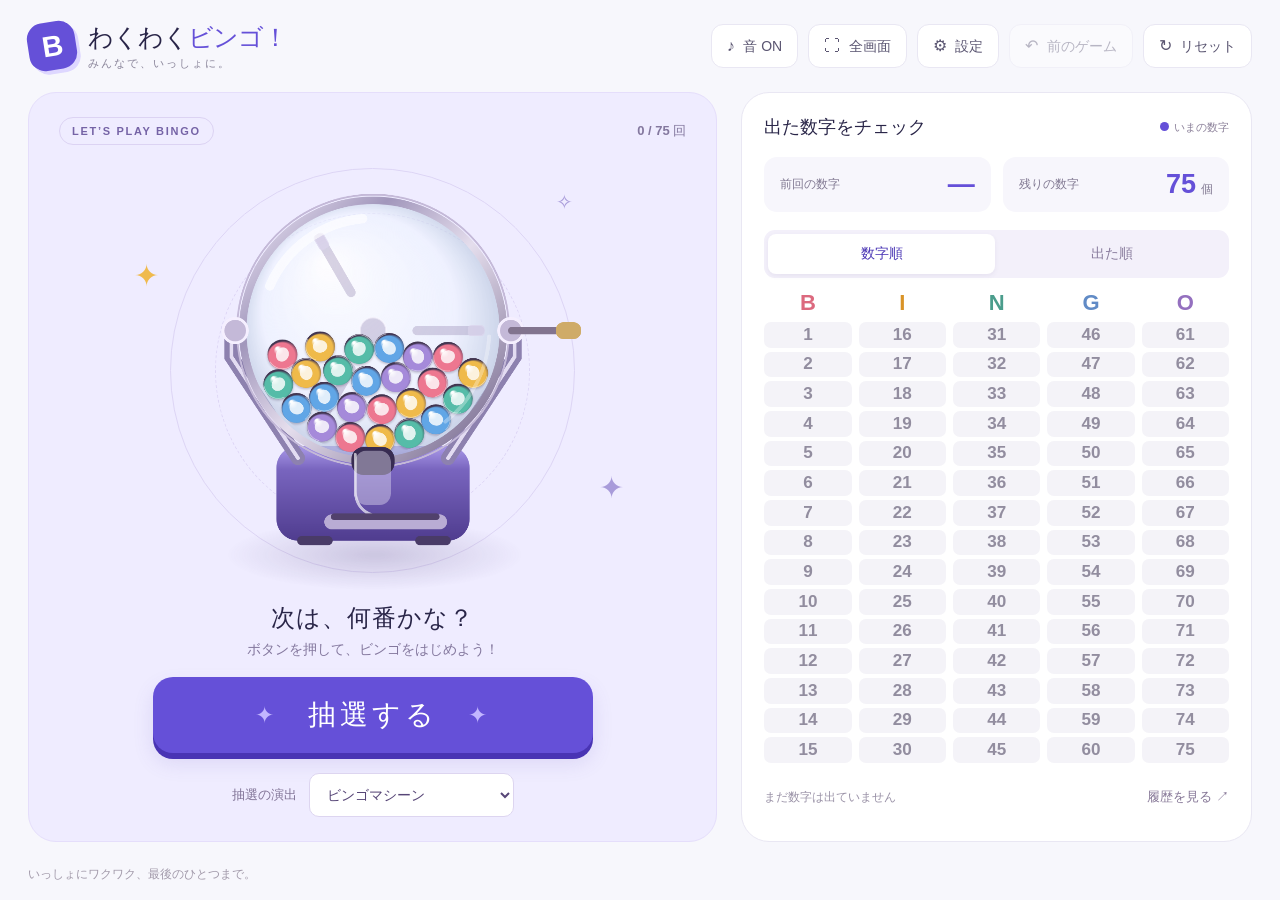
<file: index.html>
<!doctype html>
<html lang="ja">
<head><meta charset="utf-8"><meta name="viewport" content="width=device-width,initial-scale=1,viewport-fit=cover"><meta name="theme-color" content="#5944cd"><meta name="apple-mobile-web-app-capable" content="yes"><meta name="apple-mobile-web-app-status-bar-style" content="default"><meta name="description" content="大きな数字と楽しい演出。みんなで遊べる75球ビンゴ抽選ゲーム。"><title>わくわくビンゴ！</title><link rel="icon" href="icon.svg" type="image/svg+xml"><link rel="apple-touch-icon" href="icon-192.png"><link rel="manifest" href="manifest.webmanifest"><link rel="stylesheet" href="style.css"></head>
<body>
<div class="app">
 <header><a class="brand" href="./" aria-label="わくわくビンゴ ホーム"><span class="brand-icon">B</span><span>わくわく<span class="purple">ビンゴ！</span><small>みんなで、いっしょに。</small></span></a><nav><button id="sound" class="utility" aria-label="効果音を切り替え">♪ <span>音 ON</span></button><button id="fullscreen" class="utility">⛶ <span>全画面</span></button><button id="settings" class="utility">⚙ <span>設定</span></button><button id="restore" class="utility" disabled>↶ <span>前のゲーム</span></button><button id="reset" class="utility">↻ <span>リセット</span></button></nav></header>
 <p class="orientation">横向きにすると、より見やすく遊べます</p>
 <main>
  <section class="play-panel" aria-label="ビンゴ抽選">
   <div class="panel-top"><span class="pill">LET’S PLAY BINGO</span><span id="draw-count">0 / 75 回</span></div>
   <div class="stage" id="stage"><div class="stage-orbit orbit-one"></div><div class="stage-orbit orbit-two"></div><span class="spark spark-one">✦</span><span class="spark spark-two">✦</span><span class="spark spark-three">✧</span>
    <div id="animation" aria-hidden="true"><canvas id="scene" width="640" height="480"></canvas></div>
    <div class="result" id="result" hidden><span id="letter"></span><strong id="number"></strong></div>
    <div id="countdown" aria-hidden="true"></div><div id="confetti" aria-hidden="true"></div>
   </div>
   <div class="play-caption"><h1 id="message" aria-live="polite">次は、何番かな？</h1><p id="hint">ボタンを押して、ビンゴをはじめよう！</p></div>
   <div class="play-actions"><button id="draw" class="draw-button"><span>✦</span> 抽選する <span>✦</span></button><label class="mode-label" for="mode">抽選の演出 <select id="mode"><option value="machine">ビンゴマシーン</option><option value="treasure">宝箱</option><option value="rocket">ロケット</option><option value="monster">モンスターカプセル</option><option value="simple">シンプル（演出なし）</option><option value="random">おまかせ</option></select></label></div>
  </section>
  <section class="board-panel" aria-labelledby="board-title"><div class="board-top"><h2 id="board-title">出た数字をチェック</h2><span class="latest-key"><i></i>いまの数字</span></div><div class="stats"><div><span>前回の数字</span><strong id="previous">—</strong></div><div><span>残りの数字</span><strong><b id="remaining">75</b><small>個</small></strong></div></div><div class="board-tabs" role="tablist" aria-label="数字の並び方"><button id="numbers-tab" role="tab" aria-selected="true" aria-controls="board" tabindex="0">数字順</button><button id="order-tab" role="tab" aria-selected="false" aria-controls="order-panel" tabindex="-1">出た順</button></div><div id="board" class="board" role="tabpanel" aria-labelledby="numbers-tab" tabindex="0"></div><div id="order-panel" role="tabpanel" aria-labelledby="order-tab" tabindex="0" hidden><p class="order-guide">左から右へ、出た順番に表示</p><ol id="order-list"></ol><p id="order-empty">まだ数字は出ていません</p></div><div class="board-bottom"><span id="board-summary">まだ数字は出ていません</span><button id="history" class="text-button">履歴を見る ↗</button></div></section>
 </main>
 <footer><span>いっしょにワクワク、最後のひとつまで。</span></footer><p id="notice" role="status"></p>
</div>
<dialog id="settings-dialog"><form method="dialog"><div class="dialog-title"><h2>遊びかたの設定</h2><button class="close" aria-label="閉じる">×</button></div><label class="setting">BINGOの文字を表示<input type="checkbox" id="letters-setting"></label><label class="setting">効果音<input type="checkbox" id="sound-setting"></label><label class="setting">数字を読み上げる<input type="checkbox" id="speech-setting"></label><label class="setting">演出の速さ<select id="speed-setting"><option value="normal">通常</option><option value="fast">はやい</option></select></label><p class="dialog-note">設定とゲームの続きは、このブラウザに保存されます。読み上げは端末の日本語音声を使います。</p><button class="primary">できた！</button></form></dialog>
<dialog id="history-dialog"><div class="dialog-title"><h2>抽選の履歴</h2><button class="close" aria-label="閉じる">×</button></div><p class="dialog-note">上から、出た順番に並んでいます。</p><ol id="history-list"></ol></dialog>
<dialog id="reset-dialog"><form method="dialog"><h2>本当にリセットしますか？</h2><p class="dialog-note">数字と履歴をリセットして、最初からはじめます。直前のゲームは1回分保存され、「前のゲームに戻す」で復元できます。設定はそのままです。</p><div class="dialog-actions"><button value="cancel" class="secondary">つづける</button><button value="reset" class="primary">最初からはじめる</button></div></form></dialog>
<dialog id="restore-dialog"><form method="dialog"><h2>前のゲームに戻しますか？</h2><p id="restore-summary" class="dialog-note"></p><p class="dialog-note">現在のゲームを、リセット前の状態に戻します。遊びかたの設定はそのままです。</p><div class="dialog-actions"><button value="cancel" class="secondary">やめる</button><button value="restore" class="primary">前のゲームに戻す</button></div></form></dialog>
<script src="engine.js"></script><script src="machine.js"></script><script src="app.js"></script>
</body></html>
</file>
<file: style.css>
@charset "UTF-8";
:root{font-family:"Arial Rounded MT Bold","Hiragino Maru Gothic ProN","Yu Gothic",Meiryo,sans-serif;color:#292548;background:#f7f7fc;font-synthesis:none;--purple:#6550d8;--deep:#4934b4;--line:#e9e7f3}*{box-sizing:border-box}body{margin:0}button,select,input{font:inherit}button,select{touch-action:manipulation}button{cursor:pointer}button:focus-visible,select:focus-visible,a:focus-visible{outline:3px solid #f19c25;outline-offset:4px}button:disabled{cursor:default}button{border:0}button:active:not(:disabled){transform:translateY(2px)}[hidden]{display:none!important}.app{max-width:1536px;height:100vh;height:100dvh;min-height:580px;margin:auto;padding:max(18px,env(safe-area-inset-top)) max(28px,env(safe-area-inset-right)) max(12px,env(safe-area-inset-bottom)) max(28px,env(safe-area-inset-left));display:flex;flex-direction:column;gap:18px}header{display:flex;align-items:center;justify-content:space-between;min-height:56px}.brand{display:flex;align-items:center;gap:12px;text-decoration:none;color:inherit;font-weight:900;font-size:25px;letter-spacing:-1px}.brand-icon{display:grid;place-items:center;border-radius:16px;background:var(--purple);color:white;width:48px;height:48px;font-size:29px;transform:rotate(-9deg);box-shadow:3px 4px 0 #ded7ff}.brand small{display:block;font-size:11px;letter-spacing:2px;color:#898499;margin-top:2px}.purple{color:var(--purple)}nav{display:flex;gap:10px}.utility{min-height:44px;padding:8px 15px;border:1px solid var(--line);border-radius:12px;background:white;color:#5a5571;font-size:16px}.utility span{font-size:14px;margin-left:4px}main{display:grid;grid-template-columns:minmax(0,1.35fr) minmax(0,1fr);gap:24px;flex:1;min-height:0}.play-panel{background:#efecff;border:1px solid #e5defb;border-radius:28px;position:relative;overflow:hidden;display:flex;flex-direction:column;padding:24px 30px}.panel-top{display:flex;align-items:center;justify-content:space-between;color:#84789f;font-size:13px;font-weight:700;z-index:1}.pill{border:1px solid #dcd3f3;padding:7px 12px;border-radius:30px;font-size:11px;letter-spacing:1.7px;color:#7563a6}.stage{position:relative;flex:1;min-height:100px;display:grid;place-items:center}.stage-orbit{position:absolute;border:1px solid #ddd5f5;border-radius:50%;aspect-ratio:1;max-height:95%;height:90%}.orbit-two{height:70%;border-style:dashed}.spark{position:absolute;color:#a89bda;font-size:30px}.spark-one{left:12%;top:25%;color:#efba4e}.spark-two{right:10%;bottom:20%}.spark-three{right:18%;top:10%;font-size:20px}#animation{position:absolute;inset:0;display:grid;place-items:center}canvas{max-width:100%;max-height:100%;object-fit:contain;width:100%;height:100%}.result{position:relative;width:min(80%,340px);aspect-ratio:1;border-radius:50%;display:flex;align-items:center;justify-content:center;flex-direction:column;background:#fffdf9;border:12px solid white;box-shadow:0 12px 0 #ddd4f7,0 18px 35px #9c8dc926;max-height:95%}.result span{font-size:clamp(24px,4vh,45px);font-weight:900;color:var(--purple);line-height:1}.result strong{font-family:Arial,sans-serif;font-size:clamp(90px,25vh,230px);font-weight:900;line-height:1;color:#4731aa;letter-spacing:-8px;padding-right:7px}.result.pop{animation:pop .45s cubic-bezier(.2,1.5,.5,1)}.play-caption{text-align:center;z-index:1;margin:7px 0 16px}.play-caption h1{font-size:24px;margin:0 0 7px;letter-spacing:1px}.play-caption p{font-size:14px;color:#84789e;margin:0;min-height:20px}.play-actions{z-index:1;width:min(100%,440px);margin:auto}.draw-button{width:100%;height:76px;border-radius:20px;background:var(--purple);box-shadow:0 6px 0 var(--deep),0 10px 20px #6854bb25;color:white;font-size:28px;letter-spacing:4px;font-weight:800;display:flex;align-items:center;justify-content:center;gap:30px}.draw-button span{font-size:23px;color:#c2b6ff}.draw-button:active:not(:disabled){transform:translateY(5px);box-shadow:0 1px 0 var(--deep)}.draw-button:disabled{opacity:.65}.mode-label{display:flex;align-items:center;justify-content:center;gap:12px;margin-top:20px;font-size:13px;color:#807396}select{max-width:100%;background:#fff;border:1px solid #ddd5f0;color:#574677;border-radius:10px;padding:10px 30px 10px 13px;font-size:14px;min-height:44px}.board-panel{display:flex;flex-direction:column;padding:22px;background:white;border:1px solid var(--line);border-radius:28px;min-height:0}.board-top{display:flex;align-items:center;justify-content:space-between;gap:8px}.board-top h2{font-size:18px;margin:0}.latest-key{font-size:11px;color:#8c819a;white-space:nowrap}.latest-key i{display:inline-block;width:9px;height:9px;background:var(--purple);border-radius:50%;margin-right:5px}.stats{display:flex;gap:12px;margin:18px 0}.stats>div{flex:1;display:flex;align-items:center;justify-content:space-between;background:#f7f6fc;border-radius:13px;padding:12px 16px;gap:6px}.stats span{font-size:12px;color:#817992}.stats strong{font-size:27px;color:var(--purple);white-space:nowrap}.stats b{font-weight:800}.stats small{font-size:12px;margin-left:5px;color:#817992}.board{display:grid;grid-template-columns:repeat(5,minmax(0,1fr));grid-template-rows:30px repeat(15,minmax(0,1fr));gap:4px 7px;flex:1;min-height:0}.column-label{display:grid;place-items:center;font-size:22px;font-weight:900;color:var(--column)}.tile{border-radius:7px;display:grid;place-items:center;background:#f4f3f8;color:#928d9f;font-family:Arial,sans-serif;font-size:clamp(12px,1.9vh,18px);font-weight:700;min-height:0}.tile.drawn{background:var(--tint);color:var(--column)}.tile.latest{background:var(--purple);color:white;outline:2px solid #b6a5ff;outline-offset:1px;box-shadow:0 2px 7px #8065d344}.board-bottom{display:flex;align-items:center;justify-content:space-between;padding-top:12px;gap:8px;color:#9a92a7;font-size:12px}.text-button{color:#857696;background:none;min-height:44px;padding:7px 0;font-size:13px}footer{display:flex;justify-content:space-between;align-items:center;min-height:28px;font-size:12px;color:#a29aaa}footer .text-button{min-height:30px}.orientation{display:none}#notice{position:fixed;bottom:12px;left:50%;transform:translateX(-50%);background:#342b50;color:white;padding:12px 20px;border-radius:12px;z-index:9;margin:0;max-width:90%;font-size:14px}#notice:empty{display:none}dialog{border:1px solid var(--line);border-radius:24px;padding:28px;width:min(92vw,480px);max-height:85dvh;color:#332b50;box-shadow:0 25px 100px #27204433}dialog::backdrop{background:#2b22477a;backdrop-filter:blur(4px)}.dialog-title{display:flex;align-items:center;justify-content:space-between;margin-bottom:18px}dialog h2{font-size:22px;margin:0}.close{width:44px;height:44px;font-size:27px;border-radius:50%;background:#f3f0fb;color:#6e5a94}.setting{display:flex;justify-content:space-between;align-items:center;gap:15px;padding:17px 0;border-bottom:1px solid var(--line);font-size:16px}.setting input{width:25px;height:25px;accent-color:var(--purple)}.dialog-note{font-size:14px;line-height:1.8;color:#8b809d;margin:20px 0}.primary,.secondary{border-radius:12px;padding:14px 18px;min-height:48px;font-weight:700}.primary{background:var(--purple);color:white}.secondary{background:#f0edf9;color:#6c5b8a}.dialog-actions{display:flex;gap:10px;justify-content:flex-end}#history-list{display:grid;grid-template-columns:repeat(3,1fr);gap:10px;padding:0;list-style:none;counter-reset:history}#history-list li{counter-increment:history;background:#f4f1fc;padding:12px;border-radius:9px;font-weight:800}#history-list li::before{content:counter(history)". ";font-size:12px;color:#a79bb8;font-weight:400}#countdown{position:absolute;font-size:100px;font-weight:900;color:var(--deep);text-shadow:0 3px white;top:8%}#confetti{position:absolute;inset:0;overflow:hidden;pointer-events:none}#confetti i{position:absolute;top:-12px;width:9px;height:15px;animation:fall 2.2s linear forwards}.busy .spark{animation:twinkle .6s infinite alternate}.simple .pop{animation:none}@keyframes pop{from{transform:scale(.65);opacity:0}to{transform:scale(1);opacity:1}}@keyframes twinkle{to{transform:scale(1.5) rotate(40deg)}}@keyframes fall{to{transform:translateY(450px) rotate(600deg);opacity:0}}
@media(min-width:761px) and (max-height:740px){.app{gap:12px;padding-top:12px;padding-bottom:8px}header{min-height:48px}.play-panel{padding:18px 24px}.board-panel{padding:17px 20px}.stats{margin:12px 0}.stats>div{padding:9px 12px}.play-caption{margin:3px 0 12px}.play-caption h1{font-size:21px}.draw-button{height:62px}.mode-label{margin-top:13px}.board-bottom{padding-top:6px}.board{gap:3px 6px}.result{width:min(74%,290px)}}
@media(max-width:1000px) and (min-width:761px){.app{padding-left:18px;padding-right:18px}main{gap:16px;grid-template-columns:1.25fr 1fr}.board-panel{padding:16px}.board-top h2{font-size:16px}.latest-key{font-size:10px}}
@media(max-width:760px){.app{height:auto;min-height:100dvh;padding:16px;gap:15px}.brand{font-size:20px;gap:8px}.brand-icon{width:39px;height:39px;font-size:25px}.brand small{font-size:9px;letter-spacing:1px}nav{gap:6px}.utility{padding:8px 12px}.utility span{display:none}main{display:flex;flex-direction:column;gap:18px}.play-panel{height:560px;min-height:500px;padding:20px}.stage{min-height:235px}.result{max-height:95%;width:245px}.result strong{font-size:155px}.result span{font-size:28px}.play-caption h1{font-size:21px}.play-caption p{font-size:12px}.draw-button{height:66px;font-size:26px}.board-panel{height:650px;padding:20px}.board{grid-template-rows:30px repeat(15,minmax(0,1fr));gap:5px 8px}.tile{font-size:17px}.orientation{display:block;text-align:center;margin:0;font-size:11px;color:#a092b3}footer{gap:10px;align-items:flex-start}footer>span{max-width:180px;line-height:1.8}#history-list{grid-template-columns:repeat(3,1fr)}}@media(prefers-reduced-motion:reduce){*,*::before,*::after{animation:none!important;scroll-behavior:auto!important}}

.stage{container-type:size}#animation canvas{position:absolute;inset:0;width:100%;height:100%;min-height:0}.result{width:min(80%,90cqh,340px);max-height:none}.result strong{font-size:clamp(80px,59cqh,220px)}

.board-tabs{display:flex;gap:4px;background:#f3f0fa;border-radius:11px;padding:4px;margin:0 0 10px;flex-shrink:0}
.board-tabs button{flex:1;min-height:40px;border-radius:8px;background:transparent;color:#887b9c;font-size:14px;font-weight:700}
.board-tabs button[aria-selected="true"]{background:white;color:var(--deep);box-shadow:0 2px 5px #44337712}
#order-panel{position:relative;display:flex;flex-direction:column;flex:1;min-height:0}
.order-guide{font-size:12px;color:#93869f;margin:0;height:30px;display:flex;align-items:center;justify-content:center;flex-shrink:0}
#order-list{list-style:none;padding:0;margin:0;display:grid;grid-template-columns:repeat(5,minmax(0,1fr));grid-template-rows:repeat(15,minmax(0,1fr));gap:4px 7px;flex:1;min-height:0}
.order-tile{display:flex;align-items:center;justify-content:center;gap:7px;border-radius:7px;background:#f0eafa;color:#644ab8;min-height:0;font-family:Arial,sans-serif}
.order-rank{font-size:12px;font-weight:400;color:#998baa}
.order-tile strong{font-size:clamp(12px,1.9vh,18px)}
.order-tile.latest{background:var(--purple);color:white;outline:2px solid #b6a5ff;outline-offset:1px}
.order-tile.latest .order-rank{color:#ded4ff}
#order-empty{position:absolute;left:0;right:0;top:35%;text-align:center;color:#9688a5;font-size:14px}
@media(min-width:761px) and (max-height:740px){.board-tabs{margin-bottom:6px}.stats{margin:10px 0}.board-tabs button{min-height:36px}#order-list{gap:3px 6px}}

.reset-actions{display:flex;align-items:center;gap:20px}.reset-actions button:disabled{opacity:.4}.reset-actions #restore:not(:disabled){color:var(--deep)}@media(max-width:760px){footer{flex-wrap:wrap}.reset-actions{margin-left:auto;gap:16px}}

/* Top-bar game controls */
nav{flex-wrap:wrap;justify-content:flex-end}
#restore:disabled{opacity:.4}
#restore:not(:disabled){color:var(--deep)}
@media(max-width:1000px) and (min-width:761px){
  nav{gap:6px}
  .utility{padding:8px 10px}
  .utility span{font-size:12px;margin-left:2px}
}
@media(max-width:760px){
  nav{max-width:58%;justify-content:flex-end}
  .utility{width:44px;height:44px;padding:0;display:grid;place-items:center}
  .utility span{display:none}
}
</file>
